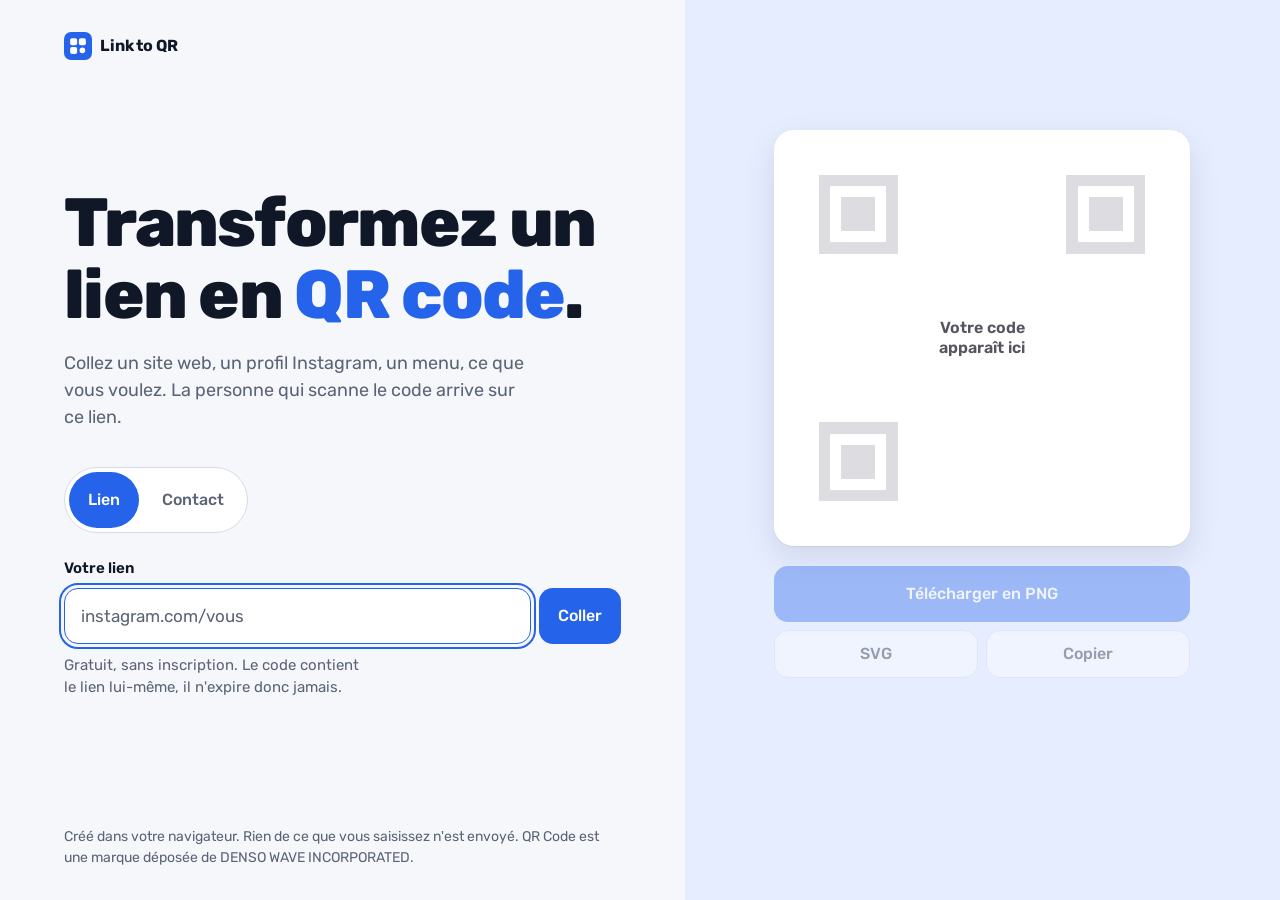
<file: index.html>
<!doctype html>
<html lang="fr">
<head>
  <meta charset="utf-8">
  <meta name="viewport" content="width=device-width, initial-scale=1, viewport-fit=cover">
  <title>Link to QR : générateur de QR code gratuit</title>
  <meta name="description" content="Collez un lien (site web, profil Instagram, menu) et obtenez un QR code qui l'ouvre. Ou créez un QR code contact qui vous enregistre dans un téléphone. Gratuit, sans inscription, créé dans votre navigateur.">
  <meta http-equiv="Content-Security-Policy" content="default-src 'none'; script-src 'self'; style-src 'self'; font-src 'self'; img-src 'self' data: blob:; base-uri 'none'; form-action 'none'">
  <meta name="referrer" content="no-referrer">
  <meta name="color-scheme" content="light dark">
  <meta name="theme-color" content="#f5f7fb" media="(prefers-color-scheme: light)">
  <meta name="theme-color" content="#0c111d" media="(prefers-color-scheme: dark)">
  <meta property="og:type" content="website">
  <meta property="og:title" content="Link to QR">
  <meta property="og:description" content="Collez un lien et obtenez un QR code qui l'ouvre. Gratuit, sans inscription.">
  <link rel="icon" href="favicon.svg" type="image/svg+xml">
  <link rel="preload" href="fonts/rubik.woff2" as="font" type="font/woff2" crossorigin>
  <link rel="stylesheet" href="style.css?v=3">
  <script src="qrcode.js?v=3" defer></script>
  <script src="app.js?v=3" type="module"></script>
</head>
<body>
  <main class="page">
    <section class="intro" aria-labelledby="title">
      <p class="brand">
        <svg viewBox="0 0 32 32" aria-hidden="true"><rect width="32" height="32" rx="8" fill="#2563eb"/><rect x="7" y="7" width="8" height="8" rx="2.2" fill="#fff"/><rect x="17" y="7" width="8" height="8" rx="2.2" fill="#fff"/><rect x="7" y="17" width="8" height="8" rx="2.2" fill="#fff"/><circle cx="21" cy="21" r="3.2" fill="#fff"/></svg>
        Link to QR
      </p>

      <div class="pitch">
        <h1 id="title">Transformez <span data-for="link">un lien</span><span data-for="contact" hidden>un contact</span> en <mark>QR&nbsp;code</mark>.</h1>
        <p class="lede" data-for="link">Collez un site web, un profil Instagram, un menu, ce que vous voulez. La personne qui scanne le code arrive sur ce lien.</p>
        <p class="lede" data-for="contact" hidden>Saisissez vos coordonnées. La personne qui scanne le code vous ajoute à ses contacts en un geste.</p>

        <form id="form" class="field" novalidate>
          <div class="switch" role="group" aria-label="Contenu du code">
            <button type="button" class="btn" data-mode="link" aria-pressed="true">Lien</button>
            <button type="button" class="btn" data-mode="contact" aria-pressed="false">Contact</button>
          </div>

          <div data-for="link">
            <label for="link">Votre lien</label>
            <div class="field-row">
              <input id="link" name="link" type="url" inputmode="url" placeholder="instagram.com/vous" autocomplete="off" autocapitalize="none" autocorrect="off" spellcheck="false" enterkeyhint="done" aria-describedby="hint">
              <button type="button" id="paste" class="btn btn-ink" hidden>Coller</button>
            </div>
          </div>

          <div id="contact" data-for="contact" hidden>
            <div class="contact">
              <label>Prénom <input name="first" type="text" autocomplete="given-name"></label>
              <label>Nom <input name="last" type="text" autocomplete="family-name"></label>
              <label class="roomy">Téléphone <input name="phone" type="tel" inputmode="tel" autocomplete="tel" placeholder="+33 6 00 00 00 00"></label>
              <label class="roomy">E-mail <input name="email" type="email" autocomplete="email" autocapitalize="none" spellcheck="false"></label>
              <label>Société <input name="org" type="text" autocomplete="organization"></label>
              <label>Fonction <input name="title" type="text" autocomplete="organization-title"></label>
              <label class="wide">Site web <input name="url" type="text" inputmode="url" autocomplete="url" autocapitalize="none" spellcheck="false" enterkeyhint="done"></label>
            </div>
            <p class="more">Envie d'une photo et de boutons pour appeler en un geste ? <a href="card/">Voir une page contact</a>.</p>
          </div>

          <p id="hint" class="hint">Gratuit, sans inscription. Le code contient le lien lui-même, il n'expire donc jamais.</p>
        </form>
        <noscript><p class="hint is-error">Cette page a besoin de JavaScript pour dessiner le code.</p></noscript>
      </div>
    </section>

    <section id="stage" class="stage" data-state="empty" aria-label="Votre QR code">
      <div class="stage-inner">
        <div class="tile">
          <svg id="qr" viewBox="0 0 37 37" role="img" aria-label="Pas encore de QR code" shape-rendering="crispEdges">
            <path id="qr-path" fill-rule="evenodd" d="M4,4h7v7h-7zM5,5h5v5h-5zM6,6h3v3h-3zM26,4h7v7h-7zM27,5h5v5h-5zM28,6h3v3h-3zM4,26h7v7h-7zM5,27h5v5h-5zM6,28h3v3h-3z"/>
          </svg>
          <p class="tile-note tile-note-empty">Votre code apparaît ici</p>
          <p class="tile-note tile-note-error">Trop long pour un QR code</p>
        </div>

        <div class="actions">
          <button type="button" id="png" class="btn btn-ink" disabled>Télécharger en PNG</button>
          <button type="button" id="svg" class="btn btn-line" aria-label="Télécharger en SVG" disabled>SVG</button>
          <button type="button" id="copy" class="btn btn-line" disabled hidden>Copier</button>
          <button type="button" id="share" class="btn btn-line" disabled hidden>Partager</button>
        </div>

        <p class="readout">
          <span class="readout-label" data-for="link">Ouvre</span>
          <span class="readout-label" data-for="contact" hidden>Ajoute aux contacts</span>
          <a id="target" class="readout-target" target="_blank" rel="noopener noreferrer"></a>
        </p>
        <p id="status" class="sr-only" role="status"></p>
      </div>
    </section>

    <footer class="fineprint">Créé dans votre navigateur. Rien de ce que vous saisissez n'est envoyé. QR Code est une marque déposée de DENSO WAVE INCORPORATED.</footer>
  </main>
</body>
</html>
</file>
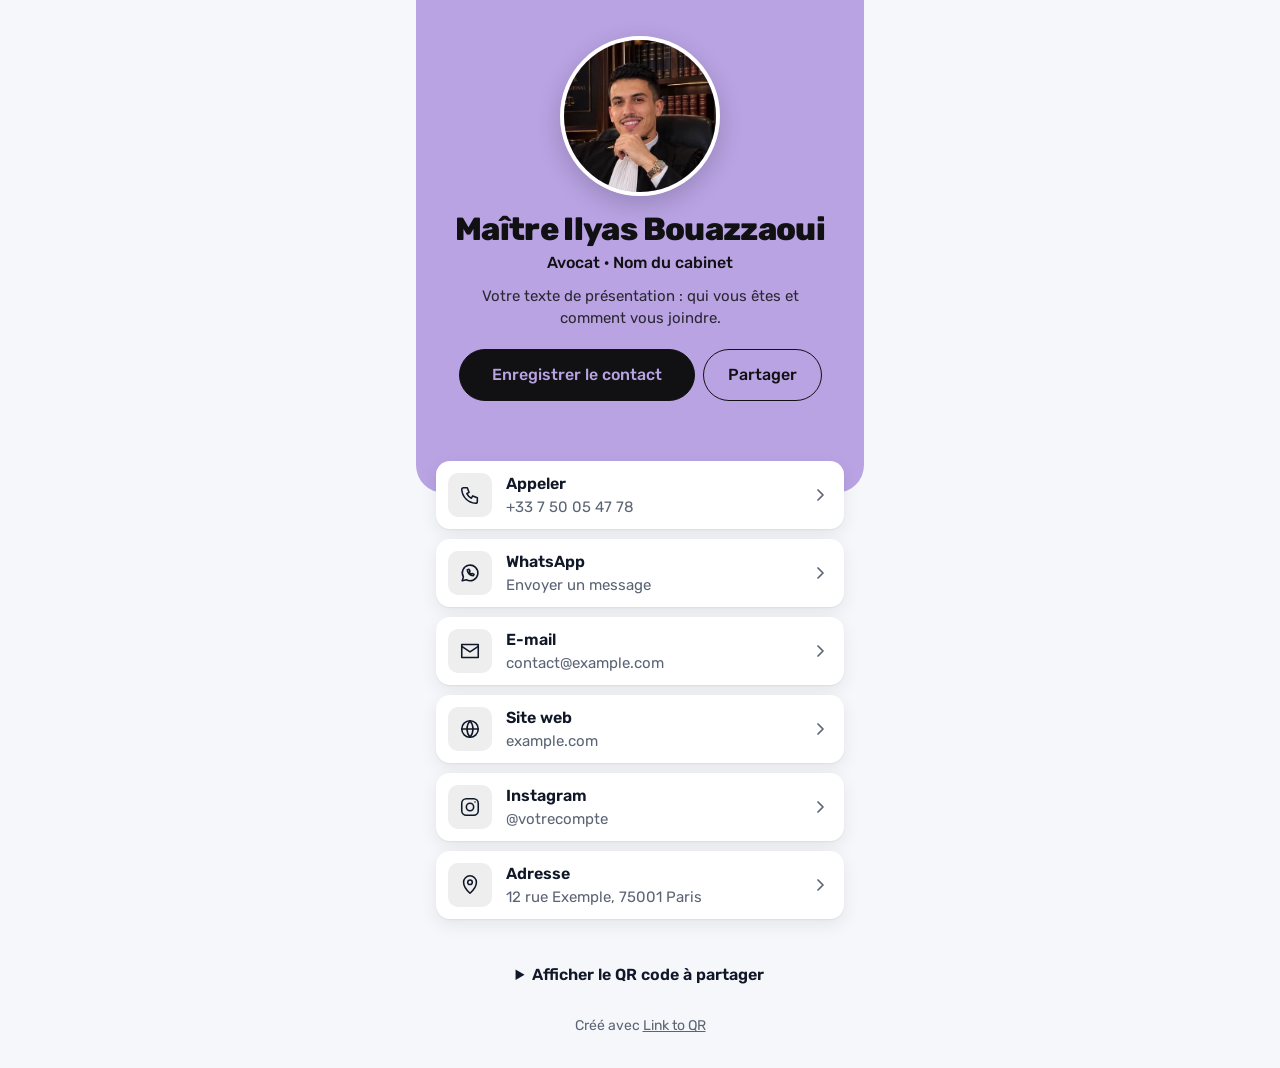
<file: card/index.html>
<!doctype html>
<html lang="fr">
<head>
  <meta charset="utf-8">
  <meta name="viewport" content="width=device-width, initial-scale=1, viewport-fit=cover">
  <!-- The three lines below are what shows when the link is shared in WhatsApp or Messenger. Edit them by hand. -->
  <title>Maître Ilyas Bouazzaoui</title>
  <meta property="og:title" content="Maître Ilyas Bouazzaoui">
  <meta property="og:description" content="Enregistrez mon contact ou appelez-moi.">
  <meta property="og:image" content="https://ismailzia.github.io/qr/card/photo.jpg">
  <meta http-equiv="Content-Security-Policy" content="default-src 'none'; script-src 'self'; style-src 'self'; font-src 'self'; img-src 'self' data: blob:; base-uri 'none'; form-action 'none'">
  <meta name="referrer" content="no-referrer">
  <meta name="color-scheme" content="light dark">
  <meta name="theme-color" content="#f5f7fb" media="(prefers-color-scheme: light)">
  <meta name="theme-color" content="#0c111d" media="(prefers-color-scheme: dark)">
  <meta property="og:type" content="profile">
  <link rel="icon" href="../favicon.svg" type="image/svg+xml">
  <link rel="preload" href="../fonts/rubik.woff2" as="font" type="font/woff2" crossorigin>
  <link rel="stylesheet" href="../style.css?v=3">
  <link rel="stylesheet" href="../card-page.css?v=3">
  <script src="../qrcode.js?v=3" defer></script>
  <script src="details.js?v=3" defer></script>
  <script src="../card-page.js?v=3" type="module"></script>
</head>
<body>
  <main class="card">
    <header id="face" class="face">
      <div id="avatar" class="avatar" aria-hidden="true"></div>
      <h1 id="name"></h1>
      <p id="role" class="role"></p>
      <p id="bio" class="bio"></p>
      <div class="card-actions">
        <button type="button" id="save" class="btn">Enregistrer le contact</button>
        <button type="button" id="share" class="btn">Partager</button>
      </div>
      <p id="status" class="sr-only" role="status"></p>
    </header>

    <ul id="rows" class="rows"></ul>

    <details class="show-qr">
      <summary>Afficher le QR code à partager</summary>
      <img id="qr" alt="QR code de cette page" width="240" height="240">
      <p>Faites scanner ce code sur votre écran pour ouvrir cette page.</p>
    </details>

    <noscript><p class="bio">Cette page a besoin de JavaScript pour afficher le contact.</p></noscript>
    <footer class="card-foot">Créé avec <a href="../">Link to QR</a></footer>
  </main>
</body>
</html>
</file>
<file: style.css>
@font-face {
  font-family: "Rubik";
  src: url("fonts/rubik.woff2") format("woff2");
  font-weight: 300 900;
  font-display: swap;
}

/* Shape rule: soft corners everywhere, one blue for anything you can press. */
:root {
  color-scheme: light dark;
  --paper: #f5f7fb;
  --ink: #101828;
  --muted: #5b6474;
  --field: #fff;
  --line: #d5dbe6;
  --tint: #e6edff; /* behind the code */
  --accent: #2563eb;
  --accent-text: #2563eb; /* the blue when it is text on the page */
  --danger: #d92d20;
  --focus: var(--accent-text);
  --radius: 0.875rem;
  --sans: "Rubik", ui-sans-serif, system-ui, sans-serif;
  --ease: cubic-bezier(0.16, 1, 0.3, 1);
}

@media (prefers-color-scheme: dark) {
  :root {
    --paper: #0c111d;
    --ink: #eef1f6;
    --muted: #a0a9b8;
    --field: #161c2a;
    --line: #2d3648;
    --tint: #111a33;
    --accent-text: #7da2ff;
    --danger: #f97066;
  }
}

*,
*::before,
*::after {
  box-sizing: border-box;
}

html {
  -webkit-text-size-adjust: 100%;
}

body {
  margin: 0;
  background: var(--paper);
  color: var(--ink);
  font: 400 1rem/1.5 var(--sans);
  -webkit-font-smoothing: antialiased;
}

::selection {
  background: var(--accent);
  color: #fff;
}

:focus-visible {
  outline: 2px solid var(--focus);
  outline-offset: 3px;
}

[hidden] {
  display: none !important;
}

.sr-only {
  position: absolute;
  width: 1px;
  height: 1px;
  overflow: hidden;
  clip-path: inset(50%);
  white-space: nowrap;
}

/* Layout: one column on phones, type left and code right from 60rem up. */
.page {
  display: grid;
  grid-template-rows: auto 1fr auto;
  min-height: 100dvh;
}

.intro {
  display: grid;
  grid-template-rows: auto 1fr;
  gap: 2rem;
  min-width: 0; /* lets the form shrink on very narrow screens */
  padding: 1.25rem max(1.25rem, env(safe-area-inset-right)) 2.5rem max(1.25rem, env(safe-area-inset-left));
}

.fineprint {
  padding: 1rem max(1.25rem, env(safe-area-inset-right)) max(1rem, env(safe-area-inset-bottom)) max(1.25rem, env(safe-area-inset-left));
  color: var(--muted);
  font-size: 0.875rem;
}

@media (min-width: 60rem) {
  .page {
    grid-template-columns: minmax(0, 1.15fr) minmax(0, 1fr);
    grid-template-rows: 1fr auto;
  }

  .intro {
    padding: 2rem clamp(2rem, 5vw, 4.5rem) 1rem;
  }

  .stage {
    grid-column: 2;
    grid-row: 1 / span 2;
  }

  .fineprint {
    grid-column: 1;
    grid-row: 2;
    padding: 1rem clamp(2rem, 5vw, 4.5rem) 2rem;
  }
}

/* Left side */
.brand {
  display: flex;
  align-items: center;
  gap: 0.5rem;
  margin: 0;
  font-weight: 700;
  letter-spacing: -0.01em;
}

.brand svg {
  width: 1.75rem;
  height: 1.75rem;
}

.pitch {
  align-self: center;
  min-width: 0;
  max-width: 36rem;
}

h1 {
  margin: 0;
  font-size: clamp(2.5rem, 4.4vw + 0.75rem, 4.75rem);
  font-weight: 800;
  line-height: 1.05;
  letter-spacing: -0.025em;
  text-wrap: balance;
  isolation: isolate;
}

mark {
  background: none;
  color: var(--accent-text);
}

.lede {
  margin: 1.25rem 0 0;
  max-width: 30rem;
  color: var(--muted);
  font-size: 1.125rem;
  line-height: 1.5;
  text-wrap: pretty;
}

.field {
  margin-top: 2.25rem;
}

.field label {
  display: block;
  margin-bottom: 0.5rem;
  font-size: 0.9375rem;
  font-weight: 600;
}

/* Link or contact: the pressed one is filled. */
.switch {
  display: inline-flex;
  gap: 0.25rem;
  margin-bottom: 1.5rem;
  padding: 0.25rem;
  border: 1.5px solid var(--line);
  border-radius: 999px;
  background: var(--field);
}

.switch .btn {
  min-height: 2.5rem;
  border-radius: 999px;
  background: transparent;
  color: var(--muted);
}

.switch .btn[aria-pressed="true"] {
  background: var(--accent);
  color: #fff;
}

.field-row {
  display: flex;
  gap: 0.5rem;
}

.field input {
  flex: 1;
  min-width: 0;
  height: 3.5rem;
  padding: 0 1rem;
  border: 1.5px solid var(--line);
  border-radius: var(--radius);
  background: var(--field);
  color: var(--ink);
  font: 400 1.0625rem var(--sans);
}

.field input:focus {
  border-color: var(--accent-text);
}

.field input::placeholder {
  color: var(--muted);
  opacity: 1;
}

.field input[aria-invalid="true"] {
  border-color: var(--danger);
  box-shadow: inset 0 0 0 1px var(--danger);
}

.field .btn {
  min-height: 3.5rem;
}

.contact {
  display: grid;
  grid-template-columns: 1fr 1fr;
  gap: 0.75rem;
}

.contact label {
  min-width: 0;
  margin: 0;
}

.contact input {
  display: block;
  width: 100%;
  height: 3rem;
  margin-top: 0.375rem;
}

.contact .wide {
  grid-column: 1 / -1;
}

@media (max-width: 26rem) {
  .contact .roomy {
    grid-column: 1 / -1;
  }
}

.more {
  margin: 0.75rem 0 0;
  color: var(--muted);
  font-size: 0.9375rem;
}

.more a {
  color: var(--accent-text);
  text-underline-offset: 0.2em;
}

.hint {
  min-height: 3em; /* two lines, so the page does not jump when the message changes */
  margin: 0.625rem 0 0;
  text-wrap: balance;
  color: var(--muted);
  font-size: 0.9375rem;
}

.hint.is-error {
  color: var(--ink);
  font-weight: 600;
}

/* Buttons */
.btn {
  min-height: 3rem;
  padding: 0 1.125rem;
  border: 1.5px solid transparent;
  border-radius: var(--radius);
  font: 500 1rem/1 var(--sans);
  white-space: nowrap;
  cursor: pointer;
  touch-action: manipulation;
  -webkit-tap-highlight-color: transparent;
  transition: background-color 0.15s, color 0.15s, transform 0.1s;
}

.btn-ink {
  background: var(--accent);
  color: #fff;
}

.btn-line {
  border-color: var(--line);
  background: var(--field);
  color: var(--ink);
}

@media (hover: hover) {
  .btn-ink:hover:not(:disabled) {
    background: #1d4ed8;
  }

  .btn-line:hover:not(:disabled) {
    border-color: var(--accent-text);
    color: var(--accent-text);
  }
}

.btn:active:not(:disabled) {
  transform: translateY(1px);
}

.btn:disabled {
  opacity: 0.38;
  cursor: not-allowed;
}

/* Right side: the code on a soft blue field. */
.stage {
  display: grid;
  place-items: center;
  padding: 2rem max(1.25rem, env(safe-area-inset-right)) 2rem max(1.25rem, env(safe-area-inset-left));
  background: var(--tint);
}

.stage-inner {
  display: grid;
  gap: 1.25rem;
  width: min(100%, 26rem);
}

/* Two columns: the tile gives way so code and buttons fit a short laptop window. */
@media (min-width: 60rem) {
  .stage-inner {
    width: min(100%, 26rem, max(15rem, 100dvh - 18rem));
  }
}

.tile {
  display: grid;
  place-items: center;
  aspect-ratio: 1;
  overflow: hidden;
  border-radius: 1.25rem;
  background: #fff;
  box-shadow: 0 1px 2px rgb(16 24 40 / 0.06), 0 12px 32px rgb(16 24 40 / 0.1);
  forced-color-adjust: none; /* keep white behind the code in Windows contrast themes */
}

.tile > * {
  grid-area: 1 / 1;
}

.tile svg {
  display: block;
  width: 100%;
  height: 100%;
  fill: #dcdce1;
}

.stage[data-state="ready"] .tile svg {
  fill: #000;
}

.tile-note {
  display: none;
  max-width: 11ch;
  margin: 0;
  color: #55555f;
  font-weight: 600;
  line-height: 1.25;
  text-align: center;
  text-wrap: balance;
}

.stage[data-state="empty"] .tile-note-empty,
.stage[data-state="error"] .tile-note-error {
  display: block;
}

.readout {
  display: grid;
  align-content: start;
  gap: 0.125rem;
  min-height: 4.5rem;
  margin: 0;
}

.stage:not([data-state="ready"]) .readout {
  visibility: hidden;
}

.readout-label {
  font-size: 0.875rem;
  font-weight: 600;
}

.readout-target {
  display: -webkit-box;
  -webkit-box-orient: vertical;
  -webkit-line-clamp: 2;
  overflow: hidden;
  color: inherit;
  font-size: 1.0625rem;
  font-weight: 500;
  line-height: 1.35;
  overflow-wrap: anywhere;
  text-decoration-thickness: 1.5px;
  text-underline-offset: 0.2em;
}

.actions {
  display: flex;
  flex-wrap: wrap;
  gap: 0.5rem;
}

.actions .btn {
  flex: 1 1 0;
}

.actions .btn-ink {
  flex-basis: 100%;
  min-height: 3.5rem;
}

/* Motion: one rise on load, one pop when a code appears. */
@media (prefers-reduced-motion: no-preference) {
  .pitch > *,
  .stage-inner {
    animation: rise 0.6s var(--ease) both;
  }

  .pitch > .lede {
    animation-delay: 0.06s;
  }

  .pitch > .field,
  .stage-inner {
    animation-delay: 0.12s;
  }

  .stage[data-state="ready"] .tile svg {
    animation: pop 0.3s var(--ease);
  }

  @keyframes rise {
    from {
      opacity: 0;
      transform: translateY(12px);
    }
  }

  @keyframes pop {
    from {
      opacity: 0;
      transform: scale(0.97);
    }
  }
}
</file>
<file: card-page.css>
/* Contact page: one phone-width column. Colours, font and buttons come from style.css.
   Unlike the main page, this one is round and soft: a colour header, then floating rows. */
.card {
  display: grid;
  gap: 1.25rem;
  width: min(100%, 28rem);
  margin: 0 auto;
  padding-bottom: max(2rem, env(safe-area-inset-bottom));
}

.card > * {
  min-width: 0;
  margin-inline: max(1.25rem, env(safe-area-inset-left)) max(1.25rem, env(safe-area-inset-right));
}

/* The header. card-page.js sets --brand and --on-brand from CARD.color. */
.card > .face {
  --brand: var(--accent);
  --on-brand: #fff;
  display: grid;
  justify-items: center;
  margin: 0 0 -4.25rem; /* the first rows float over its bottom edge */
  padding: max(2.25rem, env(safe-area-inset-top)) 1.5rem 5.75rem;
  border-radius: 0 0 1.75rem 1.75rem;
  background: var(--brand);
  color: var(--on-brand);
  text-align: center;
}

.avatar {
  display: grid;
  place-items: center;
  width: 10rem;
  height: 10rem;
  overflow: hidden;
  border: 4px solid #fff;
  border-radius: 50%;
  background: rgb(255 255 255 / 0.28);
  box-shadow: 0 8px 24px rgb(0 0 0 / 0.18);
  font-size: 3.5rem;
  font-weight: 800;
  letter-spacing: -0.02em;
  text-transform: uppercase;
}

.avatar img {
  display: block;
  width: 100%;
  height: 100%;
  object-fit: cover;
}

.face h1 {
  margin-top: 1rem;
  font-size: clamp(1.625rem, 7.5vw, 2rem);
  letter-spacing: -0.02em;
  line-height: 1.1;
  overflow-wrap: anywhere;
}

.role {
  margin: 0.375rem 0 0;
  font-weight: 500;
  line-height: 1.3;
}

.bio {
  max-width: 22rem;
  margin: 0.75rem 0 0;
  font-size: 0.9375rem;
  line-height: 1.45;
  opacity: 0.85;
  text-wrap: pretty;
}

.card-actions {
  display: flex;
  flex-wrap: wrap;
  justify-content: center;
  gap: 0.5rem;
  margin-top: 1.25rem;
}

.card-actions .btn {
  min-height: 3.25rem;
  padding: 0 1.5rem;
  border-color: var(--on-brand);
  border-radius: 999px;
  background: transparent;
  color: var(--on-brand);
}

.card-actions #save {
  padding: 0 2rem;
  background: var(--on-brand);
  color: var(--brand);
}

/* One floating row per way to reach the person. */
.rows {
  display: grid;
  gap: 0.625rem;
  padding: 0;
  list-style: none;
}

.rows a {
  display: grid;
  grid-template-columns: 2.75rem minmax(0, 1fr) 1rem;
  align-items: center;
  gap: 0.875rem;
  min-height: 4.25rem;
  padding: 0.625rem 1rem 0.625rem 0.75rem;
  border-radius: 0.875rem;
  background: var(--field);
  box-shadow: 0 1px 2px rgb(0 0 0 / 0.06), 0 6px 18px rgb(0 0 0 / 0.07);
  color: inherit;
  text-decoration: none;
  transition: transform 0.15s var(--ease), box-shadow 0.15s;
}

.rows svg {
  width: 2.75rem;
  height: 2.75rem;
  padding: 0.6875rem;
  border-radius: 0.625rem;
  background: color-mix(in srgb, var(--ink) 7%, transparent);
  fill: none;
  stroke: currentColor;
  stroke-width: 1.7;
  stroke-linecap: round;
  stroke-linejoin: round;
}

.rows .chev {
  width: 1rem;
  height: 1rem;
  padding: 0;
  background: none;
  color: var(--muted);
}

.rows b,
.rows small {
  display: block;
  overflow: hidden;
  text-overflow: ellipsis;
  white-space: nowrap;
}

.rows b {
  font-weight: 600;
}

.rows small {
  color: var(--muted);
  font-size: 0.9375rem;
}

@media (hover: hover) {
  .rows a:hover {
    transform: translateY(-2px);
    box-shadow: 0 2px 4px rgb(0 0 0 / 0.08), 0 12px 26px rgb(0 0 0 / 0.12);
  }
}

.show-qr {
  text-align: center;
}

.show-qr summary {
  padding: 0.5rem;
  font-weight: 600;
  cursor: pointer;
}

.show-qr img {
  display: block;
  width: min(15rem, 100%);
  height: auto;
  margin: 0.75rem auto;
  border-radius: 0.875rem;
  background: #fff;
  image-rendering: pixelated;
}

.show-qr p,
.card-foot {
  margin-block: 0;
  color: var(--muted);
  font-size: 0.875rem;
  text-align: center;
}

.card-foot a {
  color: inherit;
}

@media (prefers-reduced-motion: no-preference) {
  .face > * {
    animation: rise 0.6s var(--ease) both;
  }
}
</file>
